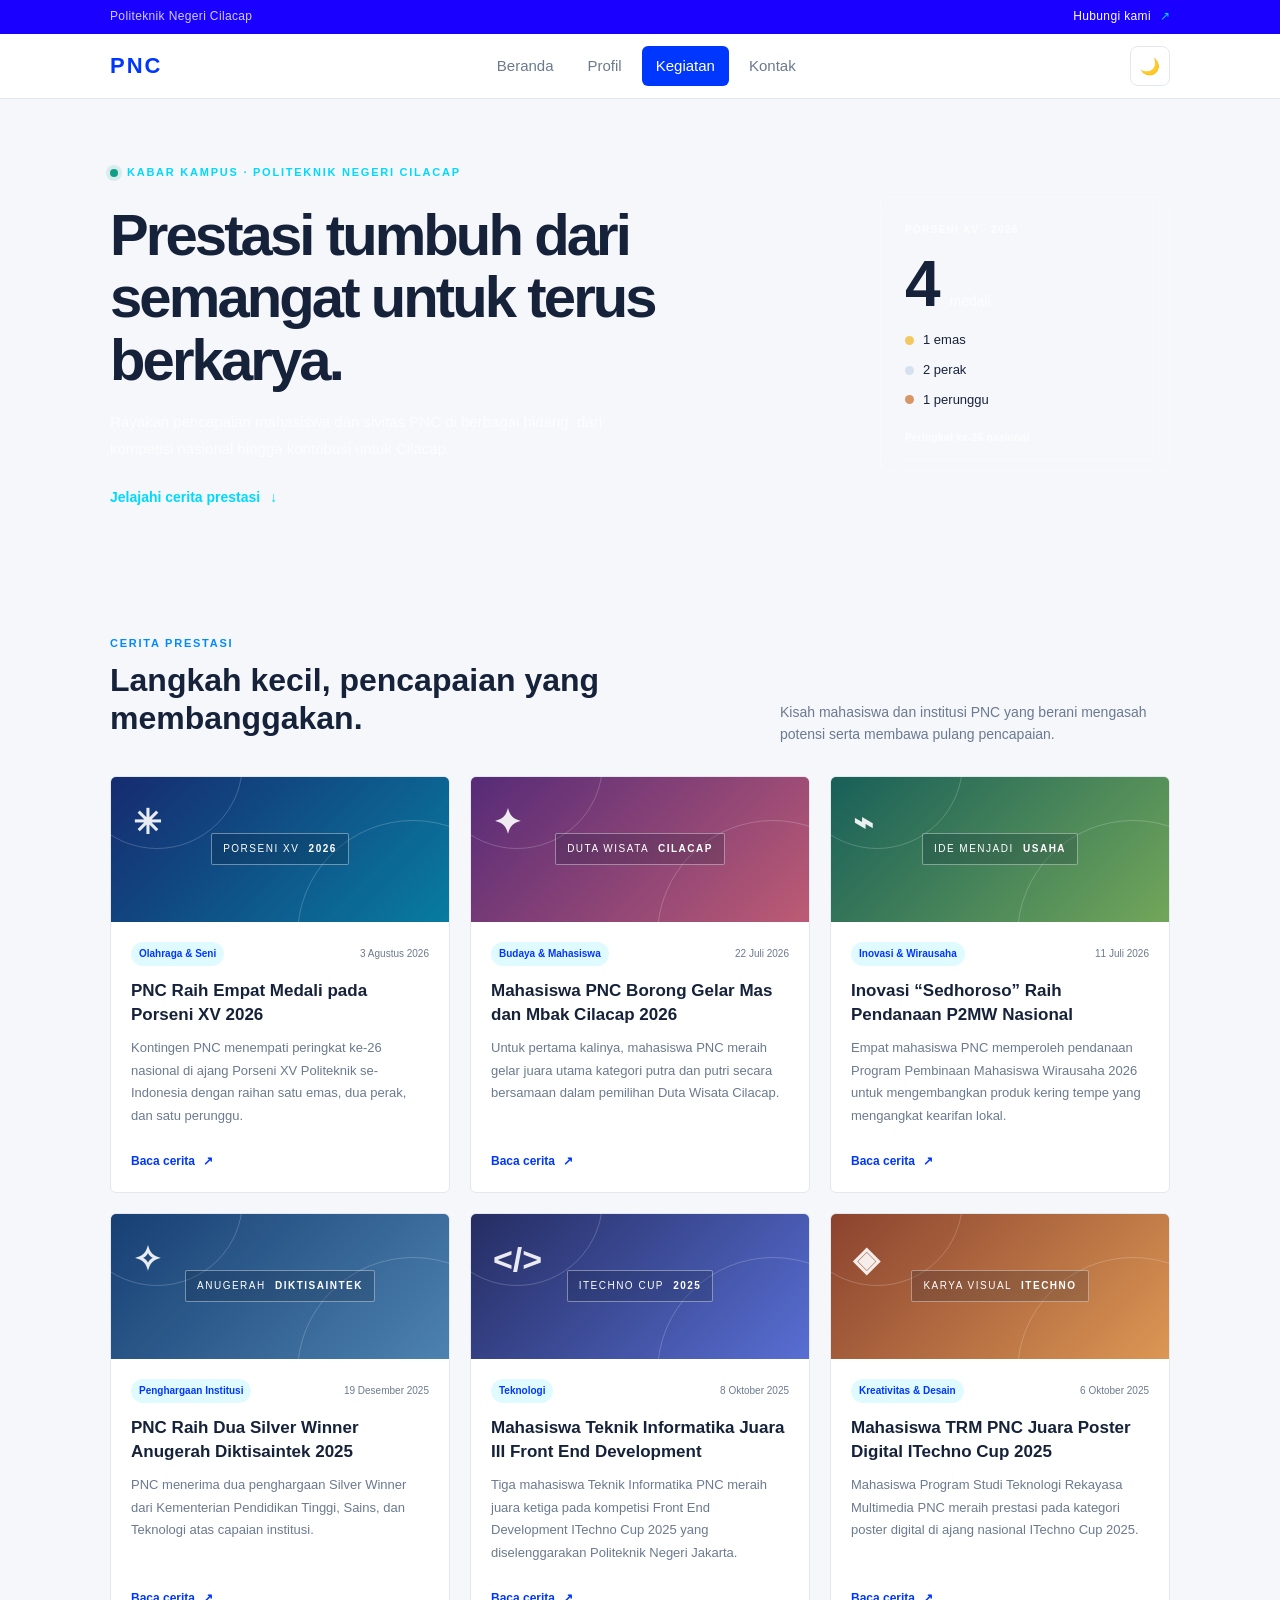
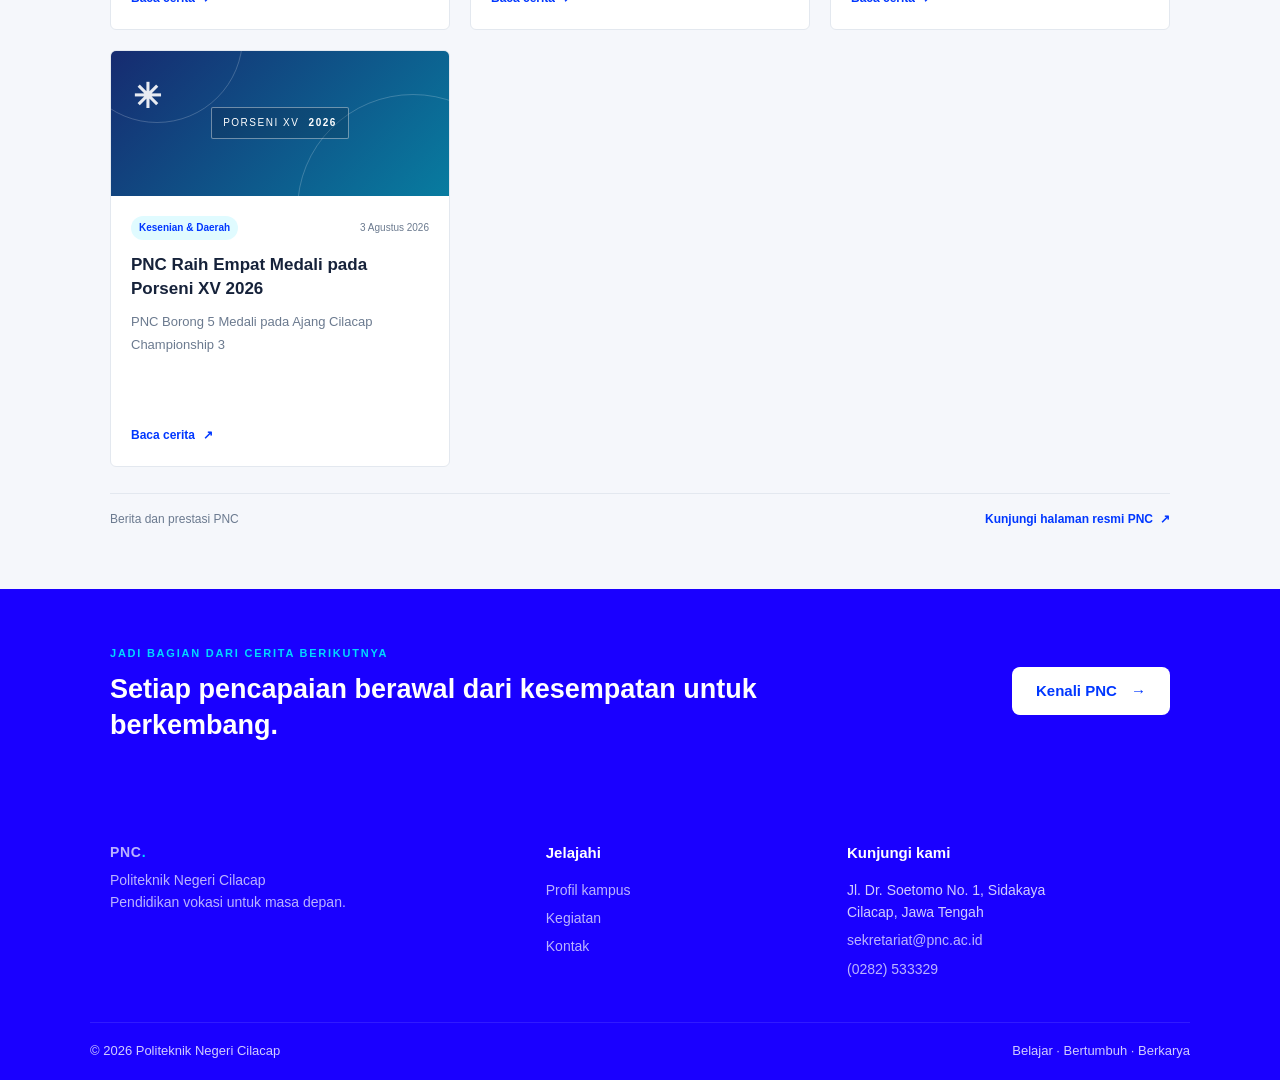
<file: kegiatan.html>
<!DOCTYPE html>
<html lang="id">
<head>
  <meta charset="UTF-8">
  <meta name="viewport" content="width=device-width, initial-scale=1.0">
  <meta name="description" content="Kabar prestasi mahasiswa dan Politeknik Negeri Cilacap di bidang olahraga, budaya, kewirausahaan, dan teknologi.">
  <title>Prestasi &amp; Kegiatan | Politeknik Negeri Cilacap</title>
  <link rel="stylesheet" href="css/style.css">
</head>
<body>
  <div class="beranda-topbar">
    <div class="container beranda-topbar-inner">
      <span>Politeknik Negeri Cilacap</span>
      <a href="kontak.html">Hubungi kami <span aria-hidden="true">↗</span></a>
    </div>
   </div> 

  <header class="navbar">
    <div class="container navbar-inner">
      <a href="index.html" class="logo" aria-label="Politeknik Negeri Cilacap, beranda">PNC</a>
      <nav class="menu" id="menu" aria-label="Navigasi utama">
        <a href="index.html">Beranda</a>
        <a href="profil.html">Profil</a>
        <a href="kegiatan.html" class="active" aria-current="page">Kegiatan</a>
        <a href="kontak.html">Kontak</a>
      </nav>
      <div class="navbar-actions">
        <button class="btn-tema" id="tombolTema" type="button" aria-label="Aktifkan mode gelap">🌙</button>
        <button class="btn-menu" id="tombolMenu" type="button" aria-label="Buka menu" aria-controls="menu" aria-expanded="false">☰</button>
      </div>
    </div>
  </header>

  <main>
    <section class="kegiatan-hero">
      <div class="container kegiatan-hero-inner">
        <div>
          <span class="beranda-eyebrow"><span aria-hidden="true"></span> KABAR KAMPUS · POLITEKNIK NEGERI CILACAP</span>
          <h1>Prestasi tumbuh dari semangat untuk terus berkarya.</h1>
          <p>Rayakan pencapaian mahasiswa dan sivitas PNC di berbagai bidang, dari kompetisi nasional hingga kontribusi untuk Cilacap.</p>
          <a href="#daftar-prestasi" class="kegiatan-hero-link">Jelajahi cerita prestasi <span aria-hidden="true">↓</span></a>
        </div>
        <div class="kegiatan-hero-aside" aria-label="Prestasi PNC pada Porseni XV 2026">
          <span class="kegiatan-hero-label">PORSENI XV · 2026</span>
          <strong>4<span>medali</span></strong>
          <div class="kegiatan-medal-list">
            <span><i class="kegiatan-medal kegiatan-medal-emas" aria-hidden="true"></i> 1 emas</span>
            <span><i class="kegiatan-medal kegiatan-medal-perak" aria-hidden="true"></i> 2 perak</span>
            <span><i class="kegiatan-medal kegiatan-medal-perunggu" aria-hidden="true"></i> 1 perunggu</span>
          </div>
          <span class="kegiatan-hero-footnote">Peringkat ke-26 nasional</span>
        </div>
      </div>
    </section>

    <section class="section kegiatan-list" id="daftar-prestasi">
      <div class="container">
        <div class="kegiatan-section-heading">
          <div>
            <span class="beranda-kicker">CERITA PRESTASI</span>
            <h2 class="judul-section">Langkah kecil, pencapaian yang membanggakan.</h2>
          </div>
          <p class="subjudul">Kisah mahasiswa dan institusi PNC yang berani mengasah potensi serta membawa pulang pencapaian.</p>
        </div>

        <div class="kegiatan-grid">
          <article class="kegiatan-card kegiatan-card-featured">
            <div class="kegiatan-card-art kegiatan-art-medali" aria-hidden="true">
              <span class="kegiatan-art-symbol">✳</span>
              <span class="kegiatan-art-caption">PORSENI XV <b>2026</b></span>
            </div>
            <div class="kegiatan-card-content">
              <div class="kegiatan-card-meta">
                <span class="kegiatan-card-category">Olahraga &amp; Seni</span>
                <time datetime="2026-08-03">3 Agustus 2026</time>
              </div>
              <h3><a href="https://pnc.ac.id/politeknik-negeri-cilacap-raih-empat-medali-pada-porseni-xv-2026/" target="_blank" rel="noopener noreferrer">PNC Raih Empat Medali pada Porseni XV 2026</a></h3>
              <p>Kontingen PNC menempati peringkat ke-26 nasional di ajang Porseni XV Politeknik se-Indonesia dengan raihan satu emas, dua perak, dan satu perunggu.</p>
              <a class="kegiatan-read-more" href="https://pnc.ac.id/politeknik-negeri-cilacap-raih-empat-medali-pada-porseni-xv-2026/" target="_blank" rel="noopener noreferrer">Baca cerita <span aria-hidden="true">↗</span></a>
            </div>
          </article>

          <article class="kegiatan-card">
            <div class="kegiatan-card-art kegiatan-art-budaya" aria-hidden="true">
              <span class="kegiatan-art-symbol">✦</span>
              <span class="kegiatan-art-caption">DUTA WISATA <b>CILACAP</b></span>
            </div>
            <div class="kegiatan-card-content">
              <div class="kegiatan-card-meta">
                <span class="kegiatan-card-category">Budaya &amp; Mahasiswa</span>
                <time datetime="2026-07-22">22 Juli 2026</time>
              </div>
              <h3><a href="https://pnc.ac.id/mahasiswa-politeknik-negeri-cilacap-borong-gelar-di-ajang-mas-dan-mbak-cilacap-2026/" target="_blank" rel="noopener noreferrer">Mahasiswa PNC Borong Gelar Mas dan Mbak Cilacap 2026</a></h3>
              <p>Untuk pertama kalinya, mahasiswa PNC meraih gelar juara utama kategori putra dan putri secara bersamaan dalam pemilihan Duta Wisata Cilacap.</p>
              <a class="kegiatan-read-more" href="https://pnc.ac.id/mahasiswa-politeknik-negeri-cilacap-borong-gelar-di-ajang-mas-dan-mbak-cilacap-2026/" target="_blank" rel="noopener noreferrer">Baca cerita <span aria-hidden="true">↗</span></a>
            </div>
          </article>

          <article class="kegiatan-card">
            <div class="kegiatan-card-art kegiatan-art-inovasi" aria-hidden="true">
              <span class="kegiatan-art-symbol">⌁</span>
              <span class="kegiatan-art-caption">IDE MENJADI <b>USAHA</b></span>
            </div>
            <div class="kegiatan-card-content">
              <div class="kegiatan-card-meta">
                <span class="kegiatan-card-category">Inovasi &amp; Wirausaha</span>
                <time datetime="2026-07-11">11 Juli 2026</time>
              </div>
              <h3><a href="https://pnc.ac.id/inovasi-kering-tempe-sedoroso-mahasiswa-pnc-raih-pendanaan-p2mw-nasional/" target="_blank" rel="noopener noreferrer">Inovasi “Sedhoroso” Raih Pendanaan P2MW Nasional</a></h3>
              <p>Empat mahasiswa PNC memperoleh pendanaan Program Pembinaan Mahasiswa Wirausaha 2026 untuk mengembangkan produk kering tempe yang mengangkat kearifan lokal.</p>
              <a class="kegiatan-read-more" href="https://pnc.ac.id/inovasi-kering-tempe-sedoroso-mahasiswa-pnc-raih-pendanaan-p2mw-nasional/" target="_blank" rel="noopener noreferrer">Baca cerita <span aria-hidden="true">↗</span></a>
            </div>
          </article>

          <article class="kegiatan-card">
            <div class="kegiatan-card-art kegiatan-art-institusi" aria-hidden="true">
              <span class="kegiatan-art-symbol">✧</span>
              <span class="kegiatan-art-caption">ANUGERAH <b>DIKTISAINTEK</b></span>
            </div>
            <div class="kegiatan-card-content">
              <div class="kegiatan-card-meta">
                <span class="kegiatan-card-category">Penghargaan Institusi</span>
                <time datetime="2025-12-19">19 Desember 2025</time>
              </div>
              <h3><a href="https://pnc.ac.id/politeknik-negeri-cilacap-raih-dua-silver-winner-pada-anugerah-diktisaintek-2025/" target="_blank" rel="noopener noreferrer">PNC Raih Dua Silver Winner Anugerah Diktisaintek 2025</a></h3>
              <p>PNC menerima dua penghargaan Silver Winner dari Kementerian Pendidikan Tinggi, Sains, dan Teknologi atas capaian institusi.</p>
              <a class="kegiatan-read-more" href="https://pnc.ac.id/politeknik-negeri-cilacap-raih-dua-silver-winner-pada-anugerah-diktisaintek-2025/" target="_blank" rel="noopener noreferrer">Baca cerita <span aria-hidden="true">↗</span></a>
            </div>
          </article>

          <article class="kegiatan-card">
            <div class="kegiatan-card-art kegiatan-art-teknologi" aria-hidden="true">
              <span class="kegiatan-art-symbol">&lt;/&gt;</span>
              <span class="kegiatan-art-caption">ITECHNO CUP <b>2025</b></span>
            </div>
            <div class="kegiatan-card-content">
              <div class="kegiatan-card-meta">
                <span class="kegiatan-card-category">Teknologi</span>
                <time datetime="2025-10-08">8 Oktober 2025</time>
              </div>
              <h3><a href="https://pnc.ac.id/mahasiswa-prodi-teknik-informatika-berhasil-raih-juara-iii-front-end-development-di-itechno-cup-2025/" target="_blank" rel="noopener noreferrer">Mahasiswa Teknik Informatika Juara III Front End Development</a></h3>
              <p>Tiga mahasiswa Teknik Informatika PNC meraih juara ketiga pada kompetisi Front End Development ITechno Cup 2025 yang diselenggarakan Politeknik Negeri Jakarta.</p>
              <a class="kegiatan-read-more" href="https://pnc.ac.id/mahasiswa-prodi-teknik-informatika-berhasil-raih-juara-iii-front-end-development-di-itechno-cup-2025/" target="_blank" rel="noopener noreferrer">Baca cerita <span aria-hidden="true">↗</span></a>
            </div>
          </article>

          <article class="kegiatan-card">
            <div class="kegiatan-card-art kegiatan-art-desain" aria-hidden="true">
              <span class="kegiatan-art-symbol">◈</span>
              <span class="kegiatan-art-caption">KARYA VISUAL <b>ITECHNO</b></span>
            </div>
            <div class="kegiatan-card-content">
              <div class="kegiatan-card-meta">
                <span class="kegiatan-card-category">Kreativitas &amp; Desain</span>
                <time datetime="2025-10-06">6 Oktober 2025</time>
              </div>
              <h3><a href="https://pnc.ac.id/mahasiswa-trm-pnc-sabet-juara-poster-digital-itechno-cup-2025/" target="_blank" rel="noopener noreferrer">Mahasiswa TRM PNC Juara Poster Digital ITechno Cup 2025</a></h3>
              <p>Mahasiswa Program Studi Teknologi Rekayasa Multimedia PNC meraih prestasi pada kategori poster digital di ajang nasional ITechno Cup 2025.</p>
              <a class="kegiatan-read-more" href="https://pnc.ac.id/mahasiswa-trm-pnc-sabet-juara-poster-digital-itechno-cup-2025/" target="_blank" rel="noopener noreferrer">Baca cerita <span aria-hidden="true">↗</span></a>
            </div>
          </article>

          <article class="kegiatan-card kegiatan-card-featured">
            <div class="kegiatan-card-art kegiatan-art-medali" aria-hidden="true">
              <span class="kegiatan-art-symbol">✳</span>
              <span class="kegiatan-art-caption">PORSENI XV <b>2026</b></span>
            </div>
            <div class="kegiatan-card-content">
              <div class="kegiatan-card-meta">
                <span class="kegiatan-card-category">Kesenian  &amp; Daerah</span>
                <time datetime="2025-09-16">3 Agustus 2026</time>
              </div>
              <h3><a href="https://pnc.ac.id/politeknik-negeri-cilacap-raih-empat-medali-pada-porseni-xv-2026/" target="_blank" rel="noopener noreferrer">PNC Raih Empat Medali pada Porseni XV 2026</a></h3>
              <p>PNC Borong 5 Medali pada Ajang Cilacap Championship 3</p>
              <a class="kegiatan-read-more" href="https://pnc.ac.id/politeknik-negeri-cilacap-raih-empat-medali-pada-porseni-xv-2026/" target="_blank" rel="noopener noreferrer">Baca cerita <span aria-hidden="true">↗</span></a>
            </div>
          </article>
        </div>

        <div class="kegiatan-source-note">
          <span>Berita dan prestasi PNC</span>
          <a href="https://pnc.ac.id/prestasi/" target="_blank" rel="noopener noreferrer">Kunjungi halaman resmi PNC <span aria-hidden="true">↗</span></a>
        </div>
      </div>
    </section>

    <section class="kegiatan-cta">
      <div class="container kegiatan-cta-inner">
        <div>
          <span class="beranda-kicker">JADI BAGIAN DARI CERITA BERIKUTNYA</span>
          <h2>Setiap pencapaian berawal dari kesempatan untuk berkembang.</h2>
        </div>
        <a href="profil.html" class="btn kegiatan-cta-button">Kenali PNC <span aria-hidden="true">→</span></a>
      </div>
    </section>
  </main>

  <footer class="footer beranda-footer">
    <div class="container footer-inner">
      <div class="beranda-footer-brand">
        <a href="index.html" class="beranda-footer-logo">PNC<span>.</span></a>
        <p>Politeknik Negeri Cilacap<br>Pendidikan vokasi untuk masa depan.</p>
      </div>
      <div>
        <h4>Jelajahi</h4>
        <a href="profil.html">Profil kampus</a>
        <a href="kegiatan.html">Kegiatan</a>
        <a href="kontak.html">Kontak</a>
      </div>
      <div>
        <h4>Kunjungi kami</h4>
        <p>Jl. Dr. Soetomo No. 1, Sidakaya<br>Cilacap, Jawa Tengah</p>
        <a href="mailto:sekretariat@pnc.ac.id">sekretariat@pnc.ac.id</a>
        <a href="tel:+62282533329">(0282) 533329</a>
      </div>
    </div>
    <div class="container footer-bottom">
      <span>© 2026 Politeknik Negeri Cilacap</span>
      <span>Belajar · Bertumbuh · Berkarya</span>
    </div>
  </footer>

  <script src="js/script.js"></script>
</body>
</html>
</file>
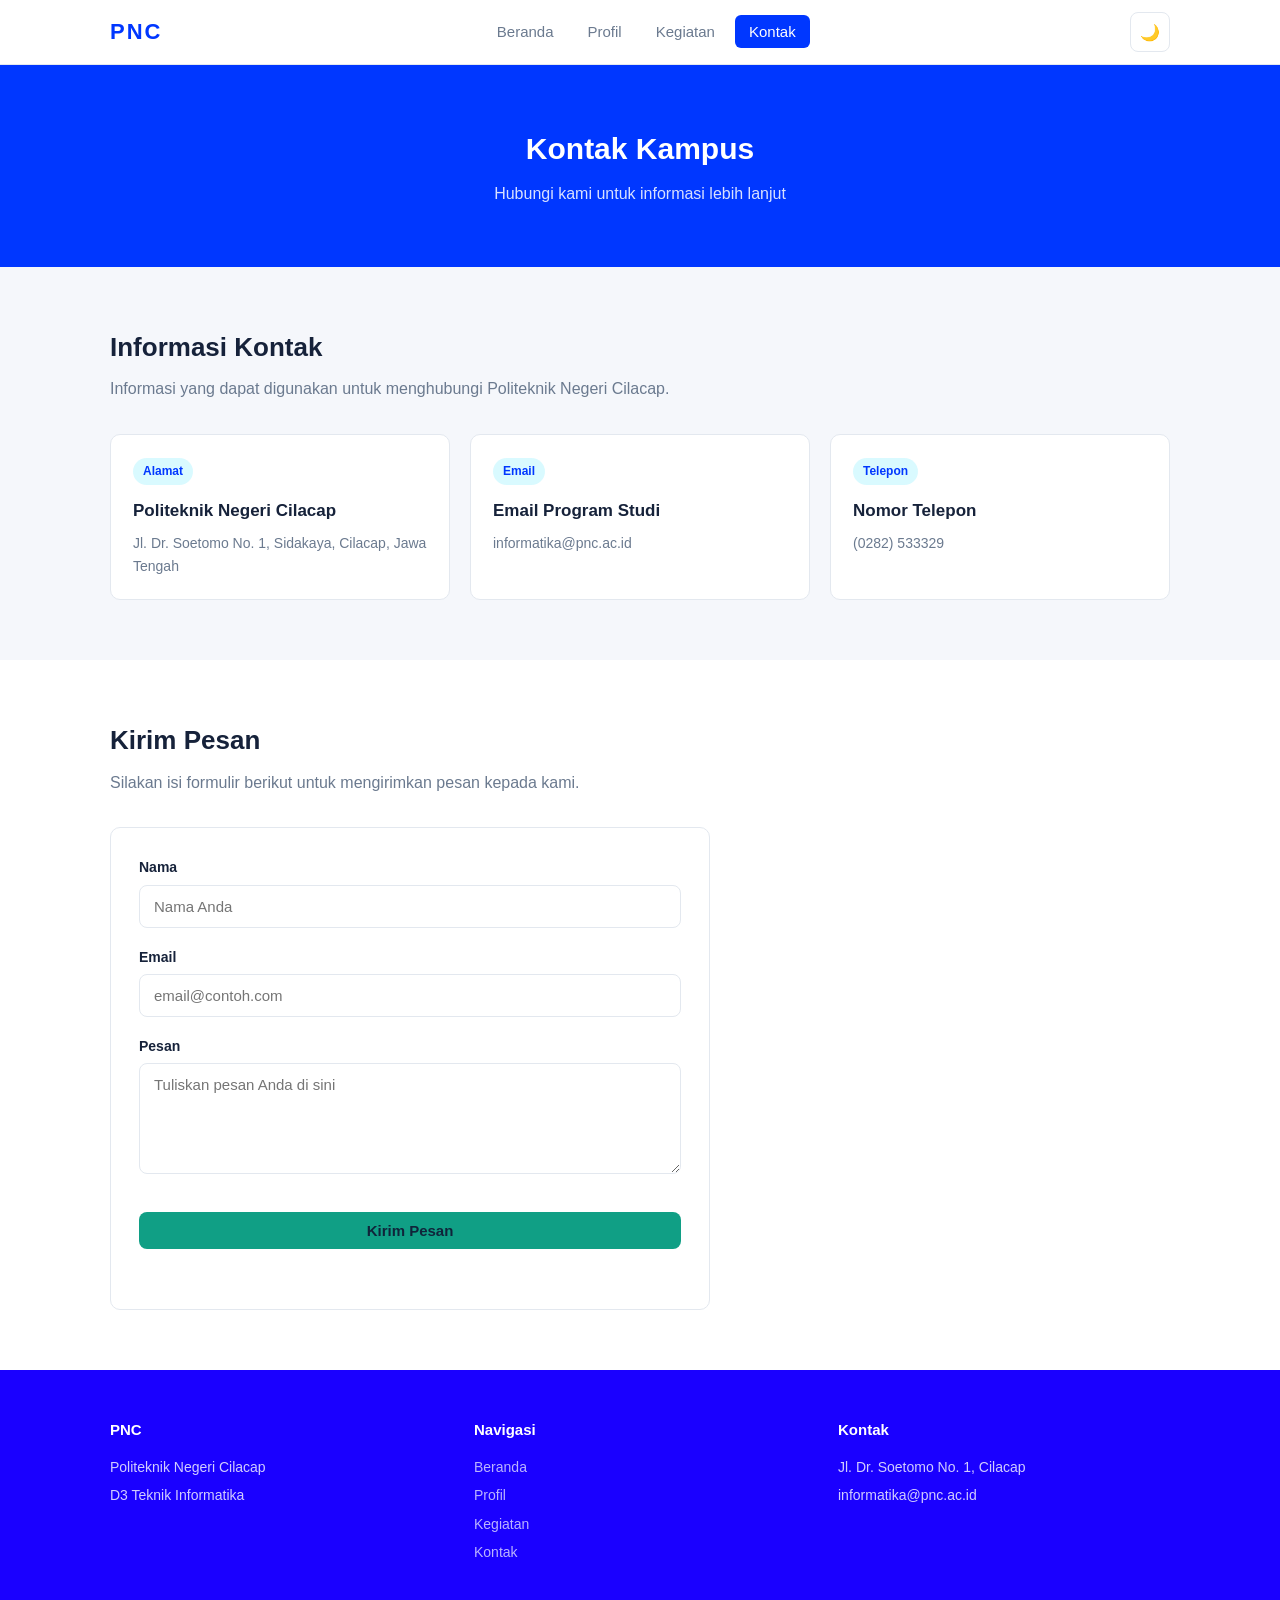
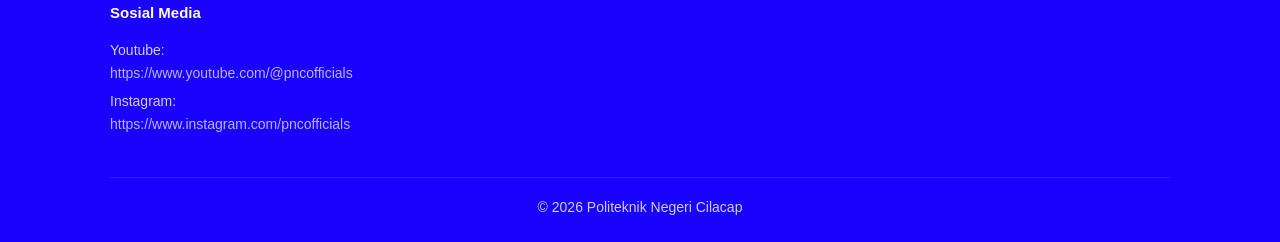
<file: kontak.html>
<!doctype html>
<html lang="id">

<head>
    <meta charset="UTF-8" />
    <meta name="viewport" content="width=device-width, initial-scale=1.0" />

    <title>Kontak | PNC</title>

    <link rel="stylesheet" href="css/style.css" />
</head>

<body>

    <!-- NAVBAR -->
    <header class="navbar">
        <div class="container navbar-inner">

            <a href="index.html" class="logo">
                PNC
            </a>

            <nav>
                <ul class="menu">
                    <li>
                        <a href="index.html">Beranda</a>
                    </li>

                    <li>
                        <a href="profil.html">Profil</a>
                    </li>

                    <li>
                        <a href="kegiatan.html">Kegiatan</a>
                    </li>

                    <li>
                        <a href="kontak.html" class="active">
                            Kontak
                        </a>
                    </li>
                </ul>
            </nav>
            <button class="btn-tema" id="tombolTema" type="button">🌙</button>
            <button class="btn-menu" id="tombolMenu" type="button">☰</button>
        </div>
    </header>


    <!-- HEADER HALAMAN -->
    <section class="page-header">

        <div class="container">

            <h1>Kontak Kampus</h1>

            <p>
                Hubungi kami untuk informasi lebih lanjut
            </p>

        </div>

    </section>


    <!-- INFORMASI KONTAK -->
    <section class="section">

        <div class="container">

            <h2 class="judul-section">
                Informasi Kontak
            </h2>

            <p class="subjudul">
                Informasi yang dapat digunakan untuk
                menghubungi Politeknik Negeri Cilacap.
            </p>


            <div class="grid-3">

                <article class="card">

                    <span class="tag">
                        Alamat
                    </span>

                    <h3>Politeknik Negeri Cilacap</h3>

                    <p>
                        Jl. Dr. Soetomo No. 1,
                        Sidakaya, Cilacap,
                        Jawa Tengah
                    </p>

                </article>


                <article class="card">

                    <span class="tag">
                        Email
                    </span>

                    <h3>Email Program Studi</h3>

                    <p>
                        informatika@pnc.ac.id
                    </p>

                </article>


                <article class="card">

                    <span class="tag">
                        Telepon
                    </span>

                    <h3>Nomor Telepon</h3>

                    <p>
                        (0282) 533329
                    </p>

                </article>

            </div>

        </div>

    </section>


    <!-- FORM KONTAK -->
    <section class="section section-alt">

        <div class="container">

            <div class="form-wrapper">

                <h2 class="judul-section">
                    Kirim Pesan
                </h2>

                <p class="subjudul">
                    Silakan isi formulir berikut untuk
                    mengirimkan pesan kepada kami.
                </p>


                <div class="form">

                    <!-- NAMA -->
                    <div class="form-group">

                        <label for="nama">
                            Nama
                        </label>

                        <input
                            type="text"
                            id="nama"
                            placeholder="Nama Anda"
                        />

                    </div>


                    <!-- EMAIL -->
                    <div class="form-group">

                        <label for="email">
                            Email
                        </label>

                        <input
                            type="email"
                            id="email"
                            placeholder="email@contoh.com"
                        />

                    </div>


                    <!-- PESAN -->
                    <div class="form-group">

                        <label for="pesan">
                            Pesan
                        </label>

                        <textarea
                            id="pesan"
                            rows="5"
                            placeholder="Tuliskan pesan Anda di sini"
                        ></textarea>

                    </div>


                    <!-- TOMBOL -->
                    <button
                        type="button"
                        id="tombol-kirim"
                        class="btn btn-primary btn-block">

                        Kirim Pesan

                    </button>


                    <!-- STATUS -->
                    <p
                        id="status-form"
                        class="status">
                    </p>

                </div>

            </div>

        </div>

    </section>


    <!-- FOOTER -->
    <footer class="footer">

        <div class="container">

            <div class="footer-inner">

                <div>
                    <h4>PNC</h4>

                    <p>
                        Politeknik Negeri Cilacap
                    </p>

                    <p>
                        D3 Teknik Informatika
                    </p>
                </div>


                <div>
                    <h4>Navigasi</h4>

                    <a href="index.html">
                        Beranda
                    </a>

                    <a href="profil.html">
                        Profil
                    </a>

                    <a href="kegiatan.html">
                        Kegiatan
                    </a>

                    <a href="kontak.html">
                        Kontak
                    </a>
                </div>


                <div>
                    <h4>Kontak</h4>

                    <p>
                        Jl. Dr. Soetomo No. 1,
                        Cilacap
                    </p>

                    <p>
                        informatika@pnc.ac.id
                    </p>
                </div>

                <div>
                    <h4>Sosial Media</h4>

                    <p>
                        Youtube: <a href="https://www.youtube.com/@pncofficials" target="_blank">https://www.youtube.com/@pncofficials</a>
                    </p>

                    <p>
                        Instagram: <a href="https://www.instagram.com/pncofficials" target="_blank">https://www.instagram.com/pncofficials</a>
                    </p>
                </div>


            </div>


            <div class="footer-bottom">

                <p>
                    &copy; 2026 Politeknik Negeri Cilacap
                </p>

            </div>

        </div>

    </footer>


    <script src="js/script.js"></script>

</body>

</html>
</file>
<file: css/style.css>
/* ================================
   RESET & VARIABEL
   ================================ */
* {
  margin: 0;
  padding: 0;
  box-sizing: border-box;
}

:root {
  --biru: #0037ff;
  --biru-tua: #1a00ff;
  --biru-cerah: #008aff;
  --sian: #00d9ff;
  --mint: #109f85;
  --bg: #f5f7fb;
  --putih: #ffffff;
  --teks: #16223a;
  --abu: #6b7a8f;
  --border: #e3e8ef;
}

body.dark {
  --bg: #0a0f1a;
  --putih: #131b2e;
  --teks: #e8edf5;
  --abu: #8899b0;
  --border: #243044;
}

body {
  font-family: Arial, Helvetica, sans-serif;
  background: var(--bg);
  color: var(--teks);
  line-height: 1.6;
  transition: background 0.3s, color 0.3s;
}

img { max-width: 100%; display: block; }
a { color: inherit; text-decoration: none; }
ul, ol { list-style: none; }

/* ================================
   LAYOUT
   ================================ */
.container {
  max-width: 1100px;
  margin: 0 auto;
  padding: 0 20px;
}

.section { padding: 60px 0; }
.section-alt { background: var(--putih); }

.judul-section {
  font-size: 26px;
  margin-bottom: 8px;
  color: var(--teks);
}

.subjudul {
  color: var(--abu);
  margin-bottom: 32px;
}

.paragraf {
  color: var(--abu);
  margin-bottom: 16px;
  max-width: 800px;
}

/* ================================
   NAVBAR
   ================================ */
.navbar {
  background: var(--putih);
  border-bottom: 1px solid var(--border);
  position: sticky;
  top: 0;
  z-index: 100;
}

.navbar-inner {
  display: flex;
  align-items: center;
  justify-content: space-between;
  gap: 20px;
  min-height: 64px;
}

.logo {
  font-size: 22px;
  font-weight: bold;
  color: var(--biru);
  letter-spacing: 2px;
}

body.dark .logo { color: var(--sian); }

.menu {
  display: flex;
  gap: 6px;
}

.menu a {
  padding: 8px 14px;
  border-radius: 6px;
  color: var(--abu);
  font-size: 15px;
  transition: all 0.2s;
}

.menu a:hover { color: var(--teks); background: var(--bg); }

.menu a.active {
  color: var(--putih);
  background: var(--biru);
}

body.dark .menu a.active {
  background: var(--mint);
  color: var(--teks);
}

.btn-tema,
.btn-menu {
  width: 40px;
  height: 40px;
  border: 1px solid var(--border);
  border-radius: 8px;
  background: var(--putih);
  color: var(--teks);
  font-size: 16px;
  cursor: pointer;
  transition: all 0.2s;
}

.btn-tema:hover,
.btn-menu:hover { background: var(--bg); }

.btn-menu { display: none; }

/* ================================
   HERO & PAGE HEADER
   ================================ */
.hero {
  background: var(--biru);
  color: #fff;
  padding: 90px 0;
  text-align: center;
}

.hero h1 {
  font-size: 38px;
  margin-bottom: 16px;
}

.hero p {
  max-width: 600px;
  margin: 0 auto 28px;
  opacity: 0.9;
  font-size: 17px;
}

.page-header {
  background: var(--biru);
  color: #fff;
  padding: 60px 0;
  text-align: center;
}

.page-header h1 { font-size: 30px; margin-bottom: 8px; }
.page-header p { opacity: 0.85; }

/* ================================
   BUTTON
   ================================ */
.btn {
  display: inline-block;
  padding: 12px 24px;
  border: none;
  border-radius: 8px;
  font-size: 15px;
  font-weight: bold;
  cursor: pointer;
  transition: all 0.2s;
}

.btn-primary {
  background: var(--mint);
  color: #10243a;
}

.btn-primary:hover {
  background: var(--sian);
  transform: translateY(-2px);
}

.btn-block { width: 100%; }

/* ================================
   GRID
   ================================ */
.grid-2 { display: grid; grid-template-columns: 1fr 1fr; gap: 20px; }
.grid-3 { display: grid; grid-template-columns: repeat(3, 1fr); gap: 20px; }
.grid-4 { display: grid; grid-template-columns: repeat(4, 1fr); gap: 20px; }

/* ================================
   CARD
   ================================ */
.card {
  background: var(--putih);
  border: 1px solid var(--border);
  border-radius: 10px;
  padding: 22px;
  transition: all 0.25s;
}

.card:hover {
  transform: translateY(-4px);
  box-shadow: 0 8px 24px rgba(0, 55, 255, 0.1);
}

.card h3 {
  font-size: 17px;
  margin-bottom: 8px;
}

.card p {
  color: var(--abu);
  font-size: 14px;
}

.card small {
  display: block;
  margin-top: 12px;
  color: var(--abu);
  font-size: 13px;
}

.tag {
  display: inline-block;
  background: rgba(0, 217, 255, 0.15);
  color: var(--biru);
  padding: 4px 10px;
  border-radius: 99px;
  font-size: 12px;
  font-weight: bold;
  margin-bottom: 12px;
}

/* ================================
   STATISTIK
   ================================ */
.stat {
  text-align: center;
  padding: 24px;
  background: var(--putih);
  border: 1px solid var(--border);
  border-radius: 10px;
}

.stat strong {
  display: block;
  font-size: 32px;
  color: var(--biru);
  margin-bottom: 4px;
}

body.dark .stat strong { color: var(--sian); }

.stat span {
  color: var(--abu);
  font-size: 14px;
}

/* ================================
   CTA
   ================================ */
.cta {
  background: var(--biru);
  color: #fff;
  padding: 60px 20px;
  text-align: center;
}

.cta h2 { font-size: 26px; margin-bottom: 12px; }
.cta p { opacity: 0.85; margin-bottom: 24px; }

/* ================================
   TIMELINE
   ================================ */
.timeline {
  display: flex;
  flex-direction: column;
  gap: 16px;
}

.timeline-item {
  display: grid;
  grid-template-columns: 80px 1fr;
  gap: 20px;
  background: var(--putih);
  border: 1px solid var(--border);
  border-radius: 10px;
  padding: 20px;
}

.timeline-item strong {
  color: var(--biru-cerah);
  font-size: 18px;
}

.timeline-item h3 { font-size: 16px; margin-bottom: 4px; }
.timeline-item p { color: var(--abu); font-size: 14px; }

.list-nomor {
  list-style: decimal;
  padding-left: 20px;
  color: var(--abu);
  font-size: 14px;
}

.list-nomor li { margin-bottom: 6px; }

/* ================================
   FILTER
   ================================ */
.filter {
  display: flex;
  gap: 8px;
  justify-content: center;
  flex-wrap: wrap;
  margin-bottom: 32px;
}

.filter-btn {
  padding: 8px 18px;
  border: 1px solid var(--border);
  border-radius: 99px;
  background: var(--putih);
  color: var(--abu);
  cursor: pointer;
  font-size: 14px;
  transition: all 0.2s;
}

.filter-btn:hover { color: var(--teks); }

.filter-btn.active {
  background: var(--biru);
  color: #fff;
  border-color: var(--biru);
}

body.dark .filter-btn.active {
  background: var(--mint);
  color: var(--teks);
  border-color: var(--mint);
}

.empty {
  text-align: center;
  color: var(--abu);
  padding: 40px;
}

/* ================================
   FORM
   ================================ */
.form-wrapper {
  max-width: 600px;
}

.form {
  background: var(--putih);
  border: 1px solid var(--border);
  border-radius: 10px;
  padding: 28px;
}

.form-group {
  margin-bottom: 18px;
}

.form-group label {
  display: block;
  font-weight: bold;
  font-size: 14px;
  margin-bottom: 6px;
}

.form-group input,
.form-group textarea {
  width: 100%;
  padding: 12px 14px;
  border: 1.5px solid var(--border);
  border-radius: 8px;
  background: var(--putih);
  color: var(--teks);
  font-size: 15px;
  font-family: inherit;
  transition: border 0.2s;
}

.form-group input:focus,
.form-group textarea:focus {
  outline: none;
  border-color: var(--biru-cerah);
}

body.dark .form-group input:focus,
body.dark .form-group textarea:focus {
  border-color: var(--sian);
}

.form-group.has-error input,
.form-group.has-error textarea {
  border-color: #e11d48;
}

.error {
  display: block;
  color: #e11d48;
  font-size: 13px;
  min-height: 18px;
  margin-top: 4px;
}

.status {
  margin-top: 14px;
  text-align: center;
  font-weight: bold;
  font-size: 14px;
  min-height: 20px;
}

.status.sukses { color: #0d9488; }
.status.gagal { color: #e11d48; }

/* ================================
   FAQ
   ================================ */
.faq {
  max-width: 720px;
  margin: 0 auto;
  display: flex;
  flex-direction: column;
  gap: 10px;
}

.faq details {
  background: var(--putih);
  border: 1px solid var(--border);
  border-radius: 10px;
  padding: 4px;
}

.faq summary {
  padding: 16px 20px;
  font-weight: bold;
  cursor: pointer;
  font-size: 15px;
}

.faq details p {
  padding: 0 20px 18px;
  color: var(--abu);
  font-size: 14px;
}

/* ================================
   FOOTER
   ================================ */
.footer {
  background: var(--biru-tua);
  color: rgba(255, 255, 255, 0.8);
  padding-top: 48px;
}

.footer-inner {
  display: grid;
  grid-template-columns: repeat(3, 1fr);
  gap: 32px;
  padding-bottom: 36px;
}

.footer h4 {
  color: #fff;
  margin-bottom: 14px;
  font-size: 15px;
}

.footer p { font-size: 14px; margin-bottom: 6px; }

.footer a {
  display: block;
  font-size: 14px;
  margin-bottom: 6px;
  color: rgba(255, 255, 255, 0.7);
  transition: color 0.2s;
}

.footer a:hover { color: var(--mint); }

.footer-bottom {
  border-top: 1px solid rgba(255, 255, 255, 0.1);
  padding: 18px 0;
  text-align: center;
  font-size: 13px;
}

/* ================================
   BACK TO TOP
   ================================ */
.ke-atas {
  position: fixed;
  right: 20px;
  bottom: 20px;
  width: 44px;
  height: 44px;
  border: none;
  border-radius: 50%;
  background: var(--biru-cerah);
  color: #fff;
  font-size: 20px;
  cursor: pointer;
  box-shadow: 0 6px 20px rgba(0, 55, 255, 0.3);
  opacity: 0;
  visibility: hidden;
  transition: all 0.3s;
}

.ke-atas.tampil {
  opacity: 1;
  visibility: visible;
}

.ke-atas:hover { background: var(--mint); color: #10243a; }

/* ================================
   RESPONSIVE
   ================================ */
@media (max-width: 900px) {
  .grid-3, .grid-4 { grid-template-columns: repeat(2, 1fr); }
}

@media (max-width: 640px) {
  .grid-2, .grid-3, .grid-4 { grid-template-columns: 1fr; }

  .footer-inner { grid-template-columns: 1fr; gap: 24px; }

  .hero { padding: 60px 0; }
  .hero h1 { font-size: 26px; }
  .hero p { font-size: 15px; }

  .page-header { padding: 40px 0; }
  .page-header h1 { font-size: 22px; }

  .section { padding: 40px 0; }
  .judul-section { font-size: 20px; }

  /* Mobile menu */
  .btn-menu { display: block; }

  .menu {
    position: absolute;
    top: 64px;
    left: 0;
    right: 0;
    flex-direction: column;
    background: var(--putih);
    border-bottom: 1px solid var(--border);
    padding: 12px;
    gap: 4px;
    display: none;
  }

  .menu.buka { display: flex; }

  .menu a {
    padding: 12px 14px;
    width: 100%;
  }

  .timeline-item {
    grid-template-columns: 1fr;
    gap: 8px;
  }
}

.profil-hero {
  overflow: hidden;
  background:
    radial-gradient(ellipse at 78% 45%, rgba(0, 138, 255, 0.12), transparent 38%),
    var(--putih);
}

.profil-hero-inner {
  min-height: 500px;
  display: grid;
  grid-template-columns: 0.9fr 1.1fr;
  align-items: center;
  gap: 64px;
  padding-top: 64px;
  padding-bottom: 72px;
}

.profil-hero-copy h1 {
  max-width: 520px;
  margin-bottom: 18px;
  font-size: clamp(38px, 5vw, 58px);
  line-height: 1.08;
  letter-spacing: -0.05em;
}

.profil-hero-copy > p {
  max-width: 460px;
  margin-bottom: 26px;
  color: var(--abu);
  font-size: 16px;
  line-height: 1.8;
}

.profil-hero-copy .btn { border-radius: 7px; }
.profil-hero-copy .btn span { margin-left: 12px; }

.profil-hero-visual {
  position: relative;
  min-height: 390px;
  margin-right: 12px;
}

.profil-hero-visual::before {
  position: absolute;
  top: -14px;
  right: -14px;
  width: 42%;
  height: 42%;
  border-top: 1px solid var(--mint);
  border-right: 1px solid var(--mint);
  content: "";
}

.profil-hero-visual > img {
  position: absolute;
  inset: 0;
  width: 100%;
  height: 100%;
  border-radius: 4px;
  object-fit: cover;
}

.profil-image-caption {
  position: absolute;
  right: -12px;
  bottom: 22px;
  left: 24px;
  display: flex;
  align-items: center;
  gap: 13px;
  padding: 15px;
  border: 1px solid rgba(255, 255, 255, 0.35);
  border-radius: 5px;
  background: rgba(19, 27, 46, 0.88);
  color: #fff;
  backdrop-filter: blur(8px);
}

.profil-image-caption > span:nth-child(2) { display: grid; }
.profil-image-caption strong { font-size: 14px; }
.profil-image-caption small { color: rgba(255, 255, 255, 0.72); font-size: 12px; }

.profil-visual-note {
  position: absolute;
  top: 50%;
  right: -39px;
  color: var(--abu);
  font-size: 9px;
  font-weight: 700;
  letter-spacing: 0.18em;
  writing-mode: vertical-rl;
}

.profil-overview { background: var(--bg); }

.profil-section-heading {
  max-width: 650px;
  margin-bottom: 30px;
}

.profil-section-heading .beranda-kicker { display: inline-block; margin-bottom: 9px; }
.profil-section-heading .judul-section { max-width: 590px; font-size: 34px; line-height: 1.2; }
.profil-section-heading .subjudul { margin: 12px 0 0; }

.profil-overview-grid {
  display: grid;
  grid-template-columns: 1.1fr 0.9fr;
  align-items: start;
  gap: 70px;
}

.profil-overview-copy p {
  max-width: 630px;
  margin-bottom: 17px;
  color: var(--abu);
  line-height: 1.85;
}

.profil-facts {
  display: grid;
  gap: 0;
  padding: 4px 22px;
  border: 1px solid var(--border);
  border-radius: 6px;
  background: var(--putih);
}

.profil-fact {
  display: flex;
  align-items: center;
  gap: 15px;
  padding: 18px 0;
}

.profil-fact + .profil-fact { border-top: 1px solid var(--border); }

.profil-fact-icon,
.profil-value-icon {
  display: grid;
  flex: 0 0 auto;
  width: 40px;
  height: 40px;
  place-items: center;
  border-radius: 50%;
  background: rgba(0, 217, 255, 0.14);
  color: var(--biru);
  font-size: 18px;
}

.profil-fact > div { display: grid; gap: 2px; }
.profil-fact small { color: var(--abu); font-size: 10px; font-weight: 700; letter-spacing: 0.12em; }
.profil-fact strong { font-size: 14px; }

.profil-pendekatan { background: var(--bg); }

.profil-jurusan-grid {
  display: grid;
  grid-template-columns: repeat(3, 1fr);
  align-items: stretch;
  gap: 18px;
}

.profil-jurusan-card {
  padding: 24px;
  border: 1px solid var(--border);
  border-radius: 6px;
  background: var(--putih);
}

.profil-jurusan-number {
  color: var(--mint);
  font-size: 10px;
  font-weight: 700;
  letter-spacing: 0.12em;
}

.profil-jurusan-card h3 {
  min-height: 54px;
  margin: 12px 0 17px;
  font-size: 18px;
  line-height: 1.45;
}

.profil-jurusan-card ul { display: grid; gap: 12px; }

.profil-jurusan-card li {
  position: relative;
  padding-left: 17px;
  color: var(--abu);
  font-size: 13px;
  line-height: 1.65;
}

.profil-jurusan-card li::before {
  position: absolute;
  top: 0.7em;
  left: 0;
  width: 6px;
  height: 6px;
  border-radius: 50%;
  background: var(--mint);
  content: "";
}

.profil-lembaga { background: var(--putih); }

.profil-lembaga-grid {
  display: grid;
  grid-template-columns: repeat(4, 1fr);
  gap: 14px;
}

.profil-lembaga-card {
  padding: 22px 18px;
  border: 1px solid var(--border);
  border-radius: 6px;
  background: var(--bg);
}

.profil-lembaga-card > span {
  display: grid;
  width: 36px;
  height: 36px;
  margin-bottom: 16px;
  place-items: center;
  border-radius: 50%;
  background: rgba(0, 217, 255, 0.14);
  color: var(--biru);
  font-size: 17px;
}

.profil-lembaga-card h3 { margin-bottom: 8px; font-size: 15px; line-height: 1.45; }
.profil-lembaga-card p { color: var(--abu); font-size: 13px; line-height: 1.7; }

.profil-cta {
  padding: 54px 0;
  background: var(--biru-tua);
  color: #fff;
}

.profil-cta-inner {
  display: flex;
  align-items: center;
  justify-content: space-between;
  gap: 30px;
}

.profil-cta .beranda-kicker { color: var(--sian); }
.profil-cta h2 { margin: 8px 0; font-size: 28px; line-height: 1.25; }
.profil-cta p { color: rgba(255, 255, 255, 0.72); font-size: 14px; }

.profil-cta-button {
  flex: 0 0 auto;
  background: var(--putih);
  color: var(--biru);
}

.profil-cta-button:hover { background: var(--sian); color: #10243a; }
.profil-cta-button span { margin-left: 12px; }

body.dark .profil-hero-copy .beranda-eyebrow,
body.dark .profil-section-heading .beranda-kicker { color: var(--sian); }

body.dark .profil-fact-icon,
body.dark .profil-lembaga-card > span { color: var(--sian); }

@media (max-width: 900px) {
  .profil-hero-inner { gap: 36px; }
  .profil-overview-grid { gap: 36px; }
  .profil-section-heading .judul-section { font-size: 30px; }
  .profil-jurusan-grid { grid-template-columns: repeat(2, 1fr); }
  .profil-lembaga-grid { grid-template-columns: repeat(2, 1fr); }
}

@media (max-width: 640px) {
  .profil-hero-inner {
    min-height: 0;
    grid-template-columns: 1fr;
    gap: 34px;
    padding-top: 52px;
    padding-bottom: 56px;
  }

  .profil-hero-copy h1 { font-size: clamp(38px, 11vw, 52px); }
  .profil-hero-copy > p { font-size: 14px; }
  .profil-hero-visual { min-height: 300px; margin-right: 10px; }
  .profil-image-caption { right: -10px; left: 14px; bottom: 14px; padding: 12px; }
  .profil-visual-note { right: -27px; font-size: 8px; }
  .profil-section-heading .judul-section { font-size: 27px; }
  .profil-overview-grid { grid-template-columns: 1fr; gap: 12px; }
  .profil-facts { padding: 2px 16px; }
  .profil-jurusan-grid,
  .profil-lembaga-grid { grid-template-columns: 1fr; }
  .profil-jurusan-card h3 { min-height: 0; }
  .profil-cta { padding: 42px 0; }
  .profil-cta-inner { align-items: flex-start; flex-direction: column; }
  .profil-cta h2 { font-size: 26px; }
}

<<<<<<< HEAD
=======
/* ===== BAGIAN MAHASISWA 4 (Kontak) ===== */

.kontak h2 {
    margin-bottom: 10px;
}

.intro-kontak {
    margin-bottom: 24px;
}

/* Informasi kontak */
.info-kontak {
    display: grid;
    grid-template-columns: repeat(auto-fit, minmax(240px, 1fr));
    gap: 20px;
    margin-bottom: 32px;
}

.kontak-card h3 {
    margin-bottom: 8px;
}

/* Form kontak */
.form-kontak {
    max-width: 600px;
    margin: 0 auto;
}

.form-kontak h2 {
    margin-bottom: 8px;
}

.form-kontak > p {
    margin-bottom: 16px;
}

.form-kontak label {
    display: block;
    margin-top: 12px;
    margin-bottom: 6px;
}

.form-kontak input,
.form-kontak textarea {
    width: 100%;
    padding: 10px;
    border: 1px solid #ccc;
    border-radius: 6px;
    font: inherit;
}

.form-kontak textarea {
    resize: vertical;
}

#tombol-kirim {
    margin-top: 12px;
    padding: 10px 16px;
    cursor: pointer;
}

#status-form {
    margin-top: 12px;
}

/* Mode gelap */
body.gelap .form-kontak input,
body.gelap .form-kontak textarea {
    background-color: #1c2538;
    color: #e8e8e8;
    border-color: #33415c;
}

body.gelap .form-kontak input::placeholder,
body.gelap .form-kontak textarea::placeholder {
    color: #aaa;
    color: #8996aa;
}

body.gelap .form-kontak input:focus,
body.gelap .form-kontak textarea:focus {
    border-color: #8eb8ff;
    box-shadow: 0 0 0 2px rgba(142, 184, 255, 0.15);
}


/* Tombol Kirim mode gelap */

body.gelap #tombol-kirim {
    background-color: #8eb8ff;
    color: #101827;
}

body.gelap #tombol-kirim:hover {
    background-color: #aecbff;
}


/* Tombol tema saat mode gelap */

body.gelap #tombol-tema {
    background-color: #8eb8ff;
    color: #101827;
    border-color: #8eb8ff;
}

body.gelap #tombol-tema:hover {
    background-color: #aecbff;
}


/* Status form */

body.gelap #status-form {
    color: #f1f5f9;
}


/* =========================
   RESPONSIVE
   ========================= */

@media (max-width: 700px) {

    .info-kontak {
        grid-template-columns: 1fr;
    }

    .form-kontak {
        padding: 20px;
    }
}

/* ================================
   BERANDA
   ================================ */
.beranda-topbar {
  background: var(--biru-tua);
  color: rgba(255, 255, 255, 0.8);
  font-size: 12px;
  letter-spacing: 0.03em;
}

.beranda-topbar-inner {
  min-height: 34px;
  display: flex;
  align-items: center;
  justify-content: space-between;
}

.beranda-topbar a { color: #fff; }
.beranda-topbar a span { color: var(--sian); margin-left: 5px; }

.navbar-actions {
  display: flex;
  align-items: center;
  gap: 8px;
}

.beranda-hero {
  position: relative;
  overflow: hidden;
  background:
    radial-gradient(ellipse at 72% 40%, rgba(0, 138, 255, 0.12), transparent 40%),
    var(--putih);
}

.beranda-hero-inner {
  min-height: 570px;
  display: grid;
  grid-template-columns: 1fr 0.95fr;
  align-items: center;
  gap: 54px;
  padding-top: 64px;
  padding-bottom: 76px;
}

.beranda-hero-copy { max-width: 520px; }

.beranda-eyebrow,
.beranda-kicker {
  color: var(--biru-cerah);
  font-size: 11px;
  font-weight: 700;
  letter-spacing: 0.16em;
}

.beranda-eyebrow {
  display: inline-flex;
  align-items: center;
  gap: 9px;
  margin-bottom: 22px;
}

.beranda-eyebrow > span {
  width: 8px;
  height: 8px;
  border-radius: 50%;
  background: var(--mint);
  box-shadow: 0 0 0 4px rgba(16, 159, 133, 0.12);
}

.beranda-hero h1 {
  margin-bottom: 20px;
  font-size: clamp(38px, 5vw, 62px);
  line-height: 1.08;
  letter-spacing: -0.055em;
}

.beranda-hero h1 span { color: var(--biru); }
.beranda-hero-copy > p {
  max-width: 470px;
  margin-bottom: 28px;
  color: var(--abu);
  font-size: 16px;
  line-height: 1.8;
}

.beranda-hero-actions {
  display: flex;
  align-items: center;
  flex-wrap: wrap;
  gap: 22px;
}

.beranda-hero-actions .btn { border-radius: 7px; }
.beranda-hero-actions .btn span { margin-left: 12px; }

.beranda-text-link {
  display: inline-flex;
  align-items: center;
  gap: 10px;
  color: var(--biru);
  font-size: 14px;
  font-weight: 700;
}

.beranda-text-link span,
.beranda-feature-link span { transition: transform 0.2s; }
.beranda-text-link:hover span,
.beranda-feature-card:hover .beranda-feature-link span { transform: translateX(4px); }

.beranda-hero-note {
  display: flex;
  align-items: center;
  gap: 12px;
  margin-top: 52px;
}

.beranda-note-icon {
  display: grid;
  width: 38px;
  height: 38px;
  place-items: center;
  border-radius: 50%;
  background: rgba(0, 217, 255, 0.15);
  color: var(--biru);
}

.beranda-hero-note strong,
.beranda-hero-note small,
.beranda-image-caption strong,
.beranda-image-caption small { display: block; }

.beranda-hero-note strong { font-size: 13px; }
.beranda-hero-note small {
  color: var(--abu);
  font-size: 12px;
}

.beranda-hero-visual {
  position: relative;
  min-height: 390px;
  margin: 0 12px 12px 0;
  border-radius: 180px 180px 12px 12px;
  background: linear-gradient(145deg, var(--biru-cerah), var(--biru-tua));
}

.beranda-hero-visual::before {
  position: absolute;
  inset: 14px -12px -12px 14px;
  border: 1px solid var(--sian);
  border-radius: inherit;
  content: "";
}

.beranda-hero-visual > img {
  position: absolute;
  inset: 0;
  width: 100%;
  height: 100%;
  border-radius: inherit;
  object-fit: cover;
}

.beranda-image-caption {
  position: absolute;
  right: -14px;
  bottom: 24px;
  left: 24px;
  display: flex;
  align-items: center;
  gap: 12px;
  padding: 14px;
  border: 1px solid rgba(255, 255, 255, 0.25);
  border-radius: 9px;
  background: rgba(10, 25, 52, 0.86);
  color: #fff;
  backdrop-filter: blur(10px);
}

.beranda-caption-mark {
  display: grid;
  width: 40px;
  height: 40px;
  flex: 0 0 40px;
  place-items: center;
  border-radius: 50%;
  background: var(--biru-cerah);
  font-size: 12px;
  font-weight: 700;
  letter-spacing: 0.04em;
}

.beranda-image-caption strong { font-size: 13px; }
.beranda-image-caption small { color: rgba(255, 255, 255, 0.7); font-size: 11px; }
.beranda-caption-arrow { margin-left: auto; color: var(--sian); font-size: 20px; }

.beranda-visual-decoration {
  position: absolute;
  top: 58px;
  right: -25px;
  width: 64px;
  height: 64px;
  border: 1px solid var(--sian);
  border-radius: 50%;
  box-shadow: 0 0 0 9px rgba(0, 217, 255, 0.12), 0 0 0 18px rgba(0, 217, 255, 0.06);
}

.beranda-hero-bottom {
  border-top: 1px solid var(--border);
  color: var(--abu);
  font-size: 10px;
  font-weight: 700;
  letter-spacing: 0.13em;
}

.beranda-hero-bottom .container {
  min-height: 46px;
  display: flex;
  align-items: center;
  justify-content: space-between;
  gap: 16px;
}

.beranda-intro { padding-top: 86px; padding-bottom: 92px; }

.beranda-section-heading {
  display: flex;
  align-items: end;
  justify-content: space-between;
  gap: 42px;
  margin-bottom: 32px;
}

.beranda-section-heading .beranda-kicker { display: block; margin-bottom: 10px; }
.beranda-section-heading .judul-section {
  max-width: 540px;
  margin: 0;
  font-size: 34px;
  letter-spacing: -0.035em;
}

.beranda-section-heading .subjudul {
  max-width: 370px;
  margin: 0 0 3px;
  font-size: 14px;
  line-height: 1.8;
}

.beranda-feature-grid {
  display: grid;
  grid-template-columns: repeat(3, 1fr);
  border-top: 1px solid var(--border);
  border-bottom: 1px solid var(--border);
}

.beranda-feature-card {
  position: relative;
  min-height: 230px;
  padding: 28px 28px 26px 0;
  transition: background 0.2s, padding 0.2s;
}

.beranda-feature-card + .beranda-feature-card {
  padding-left: 28px;
  border-left: 1px solid var(--border);
}

.beranda-feature-card:hover { background: var(--bg); }

.beranda-feature-number {
  position: absolute;
  top: 29px;
  right: 22px;
  color: var(--abu);
  font-size: 11px;
}

.beranda-feature-icon {
  display: grid;
  width: 42px;
  height: 42px;
  margin-bottom: 20px;
  place-items: center;
  border-radius: 10px;
  background: rgba(0, 217, 255, 0.14);
  color: var(--biru);
  font-size: 21px;
}

.beranda-feature-card h3 { margin-bottom: 7px; font-size: 17px; }
.beranda-feature-card p {
  max-width: 290px;
  margin-bottom: 20px;
  color: var(--abu);
  font-size: 13px;
  line-height: 1.7;
}

.beranda-feature-link {
  display: inline-flex;
  align-items: center;
  gap: 9px;
  color: var(--biru-cerah);
  font-size: 12px;
  font-weight: 700;
}

.beranda-spaces {
  overflow: hidden;
  padding: 82px 0;
  background: var(--putih);
}

.beranda-spaces-inner {
  display: grid;
  grid-template-columns: 0.8fr 1.2fr;
  align-items: center;
  gap: 70px;
}

.beranda-spaces-copy .beranda-kicker { display: block; margin-bottom: 14px; }
.beranda-spaces-copy h2 {
  margin-bottom: 16px;
  font-size: 36px;
  line-height: 1.2;
  letter-spacing: -0.04em;
}

.beranda-spaces-copy p {
  margin-bottom: 23px;
  color: var(--abu);
  font-size: 14px;
  line-height: 1.8;
}

.beranda-spaces-gallery {
  position: relative;
  min-height: 370px;
  display: grid;
  grid-template-columns: 1.3fr 0.8fr;
  align-items: center;
  gap: 15px;
}

.beranda-spaces-gallery figure {
  position: relative;
  overflow: hidden;
  margin: 0;
  border-radius: 10px;
  background: var(--biru-tua);
}

.beranda-gallery-main { height: 330px; }
.beranda-gallery-side { height: 245px; margin-top: 55px !important; }

.beranda-spaces-gallery img {
  width: 100%;
  height: 100%;
  object-fit: cover;
  transition: transform 0.5s;
}

.beranda-spaces-gallery figure:hover img { transform: scale(1.04); }

.beranda-spaces-gallery figcaption {
  position: absolute;
  right: 0;
  bottom: 0;
  left: 0;
  padding: 30px 15px 13px;
  background: linear-gradient(transparent, rgba(10, 25, 52, 0.82));
  color: #fff;
  font-size: 12px;
  font-weight: 700;
}

.beranda-gallery-stamp {
  position: absolute;
  top: 0;
  right: 10px;
  display: grid;
  width: 90px;
  height: 90px;
  place-content: center;
  border-radius: 50%;
  background: var(--mint);
  color: #10243a;
  font-size: 11px;
  font-weight: 700;
  line-height: 1.35;
  text-align: center;
  transform: rotate(9deg);
}

.beranda-cta {
  padding: 56px 0;
  background: var(--biru);
  color: #fff;
}

.beranda-cta-inner {
  display: flex;
  align-items: center;
  justify-content: space-between;
  gap: 28px;
}

.beranda-cta .beranda-kicker { color: var(--sian); }
.beranda-cta h2 {
  max-width: 590px;
  margin-top: 8px;
  font-size: 30px;
  line-height: 1.25;
  letter-spacing: -0.03em;
}

.beranda-cta-button {
  flex: 0 0 auto;
  background: var(--putih);
  color: var(--biru);
}

.beranda-cta-button:hover { background: var(--sian); color: #10243a; }
.beranda-cta-button span { margin-left: 12px; }
.beranda-footer { background: var(--biru-tua); }

.beranda-footer-logo {
  display: inline-block;
  margin-bottom: 10px;
  color: #fff;
  font-size: 28px;
  font-weight: 700;
  letter-spacing: 0.05em;
}

.beranda-footer-logo span { color: var(--sian); }
.beranda-footer-brand p { color: rgba(255, 255, 255, 0.7); }
.beranda-footer .footer-inner { grid-template-columns: 1.5fr 1fr 1.2fr; }
.beranda-footer .footer-bottom { display: flex; justify-content: space-between; gap: 16px; }

body.dark .beranda-hero h1 span,
body.dark .beranda-text-link,
body.dark .beranda-feature-link { color: var(--sian); }

body.dark .beranda-feature-icon,
body.dark .beranda-note-icon { color: var(--sian); }

@media (max-width: 900px) {
  .beranda-hero-inner { gap: 35px; }
  .beranda-hero-visual { min-height: 340px; }
  .beranda-spaces-inner { gap: 35px; }
  .beranda-section-heading { gap: 24px; }
  .beranda-section-heading .judul-section { font-size: 30px; }
}

@media (max-width: 640px) {
  .beranda-topbar-inner { min-height: 32px; font-size: 10px; }
  .navbar-inner { gap: 10px; }
  .navbar-actions { margin-left: auto; }
  .beranda-hero-inner {
    min-height: 0;
    grid-template-columns: 1fr;
    gap: 34px;
    padding-top: 52px;
    padding-bottom: 52px;
  }

  .beranda-hero h1 { font-size: clamp(38px, 11vw, 52px); }
  .beranda-hero-copy > p { font-size: 14px; }
  .beranda-hero-note { margin-top: 32px; }
  .beranda-hero-visual { min-height: 310px; margin-right: 10px; }
  .beranda-image-caption { right: -10px; left: 14px; bottom: 16px; padding: 11px; }
  .beranda-hero-bottom .container { min-height: 42px; font-size: 8px; }
  .beranda-hero-bottom .container span:last-child { text-align: right; }
  .beranda-intro { padding-top: 58px; padding-bottom: 62px; }
  .beranda-section-heading { display: block; margin-bottom: 22px; }
  .beranda-section-heading .judul-section { font-size: 27px; }
  .beranda-section-heading .subjudul { margin-top: 12px; }
  .beranda-feature-grid { grid-template-columns: 1fr; }
  .beranda-feature-card,
  .beranda-feature-card + .beranda-feature-card {
    min-height: 0;
    padding: 22px 26px 22px 0;
    border-left: 0;
  }

  .beranda-feature-card + .beranda-feature-card { border-top: 1px solid var(--border); }
  .beranda-feature-number { top: 23px; }
  .beranda-feature-icon { margin-bottom: 14px; }
  .beranda-feature-card p { margin-bottom: 13px; }
  .beranda-spaces { padding: 58px 0; }
  .beranda-spaces-inner { grid-template-columns: 1fr; gap: 27px; }
  .beranda-spaces-copy h2 { font-size: 30px; }
  .beranda-spaces-gallery { min-height: 285px; gap: 10px; }
  .beranda-gallery-main { height: 260px; }
  .beranda-gallery-side { height: 190px; margin-top: 42px !important; }
  .beranda-gallery-stamp { right: 0; width: 74px; height: 74px; font-size: 10px; }
  .beranda-cta { padding: 42px 0; }
  .beranda-cta-inner { align-items: flex-start; flex-direction: column; }
  .beranda-cta h2 { font-size: 26px; }
  .beranda-footer .footer-inner { grid-template-columns: 1fr; }
  .beranda-footer .footer-bottom { align-items: flex-start; flex-direction: column; }
}
>>>>>>> 87278ec4a1a670f4df63077bebd8149bc00bf425

.kegiatan-hero {
  position: relative;
  overflow: hidden;
  background:
    radial-gradient(ellipse at 78% 20%, rgba(0, 217, 255, 0.18), transparent 34%),
    var(--biru-tua);
  color: #fff;
}

.kegiatan-hero-inner {
  display: grid;
  grid-template-columns: 1fr 290px;
  align-items: center;
  gap: 60px;
  min-height: 410px;
  padding-top: 60px;
  padding-bottom: 60px;
}

.kegiatan-hero-inner > div:first-child { max-width: 650px; }
.kegiatan-hero .beranda-eyebrow { color: var(--sian); }

.kegiatan-hero h1 {
  max-width: 640px;
  margin-bottom: 16px;
  font-size: clamp(38px, 5vw, 58px);
  line-height: 1.08;
  letter-spacing: -0.05em;
}

.kegiatan-hero p {
  max-width: 550px;
  margin-bottom: 22px;
  color: rgba(255, 255, 255, 0.74);
  font-size: 15px;
  line-height: 1.8;
}

.kegiatan-hero-link {
  display: inline-flex;
  align-items: center;
  gap: 10px;
  color: var(--sian);
  font-size: 14px;
  font-weight: 700;
}

.kegiatan-hero-aside {
  position: relative;
  padding: 24px;
  border: 1px solid rgba(255, 255, 255, 0.22);
  border-radius: 6px;
  background: rgba(255, 255, 255, 0.08);
  backdrop-filter: blur(8px);
}

.kegiatan-hero-label,
.kegiatan-hero-footnote {
  display: block;
  color: rgba(255, 255, 255, 0.68);
  font-size: 10px;
  font-weight: 700;
  letter-spacing: 0.13em;
}

.kegiatan-hero-aside > strong {
  display: flex;
  align-items: baseline;
  gap: 9px;
  margin: 14px 0;
  font-size: 64px;
  line-height: 1;
}

.kegiatan-hero-aside > strong span {
  color: rgba(255, 255, 255, 0.74);
  font-size: 14px;
  font-weight: 400;
}

.kegiatan-medal-list { display: grid; gap: 9px; }
.kegiatan-medal-list > span { display: flex; align-items: center; gap: 9px; font-size: 13px; }

.kegiatan-medal {
  width: 9px;
  height: 9px;
  border-radius: 50%;
}

.kegiatan-medal-emas { background: #f3c85f; }
.kegiatan-medal-perak { background: #d6e1ef; }
.kegiatan-medal-perunggu { background: #d89566; }
.kegiatan-hero-footnote { margin-top: 20px; letter-spacing: 0.03em; }

.kegiatan-list { background: var(--bg); }

.kegiatan-section-heading {
  display: flex;
  align-items: end;
  justify-content: space-between;
  gap: 36px;
  margin-bottom: 30px;
}

.kegiatan-section-heading .beranda-kicker { display: inline-block; margin-bottom: 8px; }
.kegiatan-section-heading .judul-section { max-width: 560px; font-size: 32px; line-height: 1.2; }
.kegiatan-section-heading .subjudul { max-width: 390px; margin: 0; font-size: 14px; }

.kegiatan-grid {
  display: grid;
  grid-template-columns: repeat(3, minmax(0, 1fr));
  gap: 20px;
  align-items: stretch;
}

.kegiatan-card {
  overflow: hidden;
  border: 1px solid var(--border);
  border-radius: 6px;
  background: var(--putih);
  transition: transform 0.2s, box-shadow 0.2s;
}

.kegiatan-card:hover {
  transform: translateY(-4px);
  box-shadow: 0 12px 28px rgba(22, 34, 58, 0.1);
}

.kegiatan-card-art {
  position: relative;
  display: flex;
  min-height: 145px;
  align-items: center;
  justify-content: center;
  overflow: hidden;
  color: #fff;
}

.kegiatan-card-art::before,
.kegiatan-card-art::after {
  position: absolute;
  width: 170px;
  height: 170px;
  border: 1px solid rgba(255, 255, 255, 0.2);
  border-radius: 50%;
  content: "";
}

.kegiatan-card-art::before { top: -100px; left: -40px; }
.kegiatan-card-art::after { right: -80px; bottom: -130px; width: 230px; height: 230px; }
.kegiatan-art-medali { background: linear-gradient(135deg, #162b70, #087ca0); }
.kegiatan-art-budaya { background: linear-gradient(135deg, #562b78, #bd5b74); }
.kegiatan-art-inovasi { background: linear-gradient(135deg, #185f59, #72a65a); }
.kegiatan-art-institusi { background: linear-gradient(135deg, #173f73, #4d82b0); }
.kegiatan-art-teknologi { background: linear-gradient(135deg, #252d62, #586ed3); }
.kegiatan-art-desain { background: linear-gradient(135deg, #8b432f, #dc9754); }

.kegiatan-art-symbol {
  position: absolute;
  top: 18px;
  left: 22px;
  color: rgba(255, 255, 255, 0.9);
  font-size: 34px;
  font-weight: 700;
}

.kegiatan-art-caption {
  position: relative;
  z-index: 1;
  padding: 7px 11px;
  border: 1px solid rgba(255, 255, 255, 0.4);
  border-radius: 2px;
  background: rgba(14, 25, 48, 0.2);
  font-size: 10px;
  letter-spacing: 0.15em;
}

.kegiatan-art-caption b { margin-left: 5px; color: #fff; }

.kegiatan-card-content {
  display: flex;
  min-height: 270px;
  flex-direction: column;
  align-items: flex-start;
  padding: 20px;
}

.kegiatan-card-meta {
  display: flex;
  width: 100%;
  align-items: center;
  justify-content: space-between;
  gap: 10px;
  margin-bottom: 13px;
}

.kegiatan-card-category {
  padding: 4px 8px;
  border-radius: 99px;
  background: rgba(0, 217, 255, 0.12);
  color: var(--biru);
  font-size: 10px;
  font-weight: 700;
}

.kegiatan-card-meta time { color: var(--abu); font-size: 10px; white-space: nowrap; }
.kegiatan-card h3 { margin-bottom: 9px; font-size: 17px; line-height: 1.45; }
.kegiatan-card h3 a:hover { color: var(--biru-cerah); }
.kegiatan-card-content > p { margin-bottom: 18px; color: var(--abu); font-size: 13px; line-height: 1.75; }

.kegiatan-read-more {
  display: inline-flex;
  align-items: center;
  gap: 8px;
  margin-top: auto;
  color: var(--biru);
  font-size: 12px;
  font-weight: 700;
}

.kegiatan-read-more span,
.kegiatan-source-note a span { transition: transform 0.2s; }

.kegiatan-read-more:hover span,
.kegiatan-source-note a:hover span { transform: translate(2px, -2px); }

.kegiatan-source-note {
  display: flex;
  align-items: center;
  justify-content: space-between;
  gap: 16px;
  margin-top: 26px;
  padding-top: 16px;
  border-top: 1px solid var(--border);
  color: var(--abu);
  font-size: 12px;
}

.kegiatan-source-note a {
  display: inline-flex;
  align-items: center;
  gap: 7px;
  color: var(--biru);
  font-weight: 700;
}

.kegiatan-cta {
  padding: 50px 0;
  background: var(--biru-tua);
  color: #fff;
}

.kegiatan-cta-inner {
  display: flex;
  align-items: center;
  justify-content: space-between;
  gap: 30px;
}

.kegiatan-cta .beranda-kicker { color: var(--sian); }
.kegiatan-cta h2 { max-width: 650px; margin-top: 8px; font-size: 27px; line-height: 1.3; }

.kegiatan-cta-button {
  flex: 0 0 auto;
  background: var(--putih);
  color: var(--biru);
}

.kegiatan-cta-button:hover { background: var(--sian); color: #10243a; }
.kegiatan-cta-button span { margin-left: 10px; }

body.dark .kegiatan-section-heading .beranda-kicker { color: var(--sian); }
body.dark .kegiatan-card-category { color: var(--sian); }
body.dark .kegiatan-read-more,
body.dark .kegiatan-source-note a { color: var(--sian); }

@media (max-width: 900px) {
  .kegiatan-hero-inner { grid-template-columns: 1fr 240px; gap: 32px; }
  .kegiatan-grid { grid-template-columns: repeat(2, minmax(0, 1fr)); }
  .kegiatan-card-content { min-height: 255px; }
}

@media (max-width: 640px) {
  .kegiatan-hero-inner { grid-template-columns: 1fr; gap: 28px; padding-top: 48px; padding-bottom: 46px; }
  .kegiatan-hero h1 { font-size: clamp(38px, 11vw, 50px); }
  .kegiatan-hero p { font-size: 14px; }
  .kegiatan-hero-aside { max-width: 340px; }
  .kegiatan-section-heading { display: block; margin-bottom: 22px; }
  .kegiatan-section-heading .judul-section { font-size: 27px; }
  .kegiatan-section-heading .subjudul { margin-top: 12px; }
  .kegiatan-grid { grid-template-columns: 1fr; gap: 15px; }
  .kegiatan-card-art { min-height: 130px; }
  .kegiatan-card-content { min-height: 0; padding: 18px; }
  .kegiatan-card-content > p { margin-bottom: 16px; }
  .kegiatan-source-note { align-items: flex-start; flex-direction: column; }
  .kegiatan-cta { padding: 40px 0; }
  .kegiatan-cta-inner { align-items: flex-start; flex-direction: column; }
  .kegiatan-cta h2 { font-size: 25px; }
}
</file>
